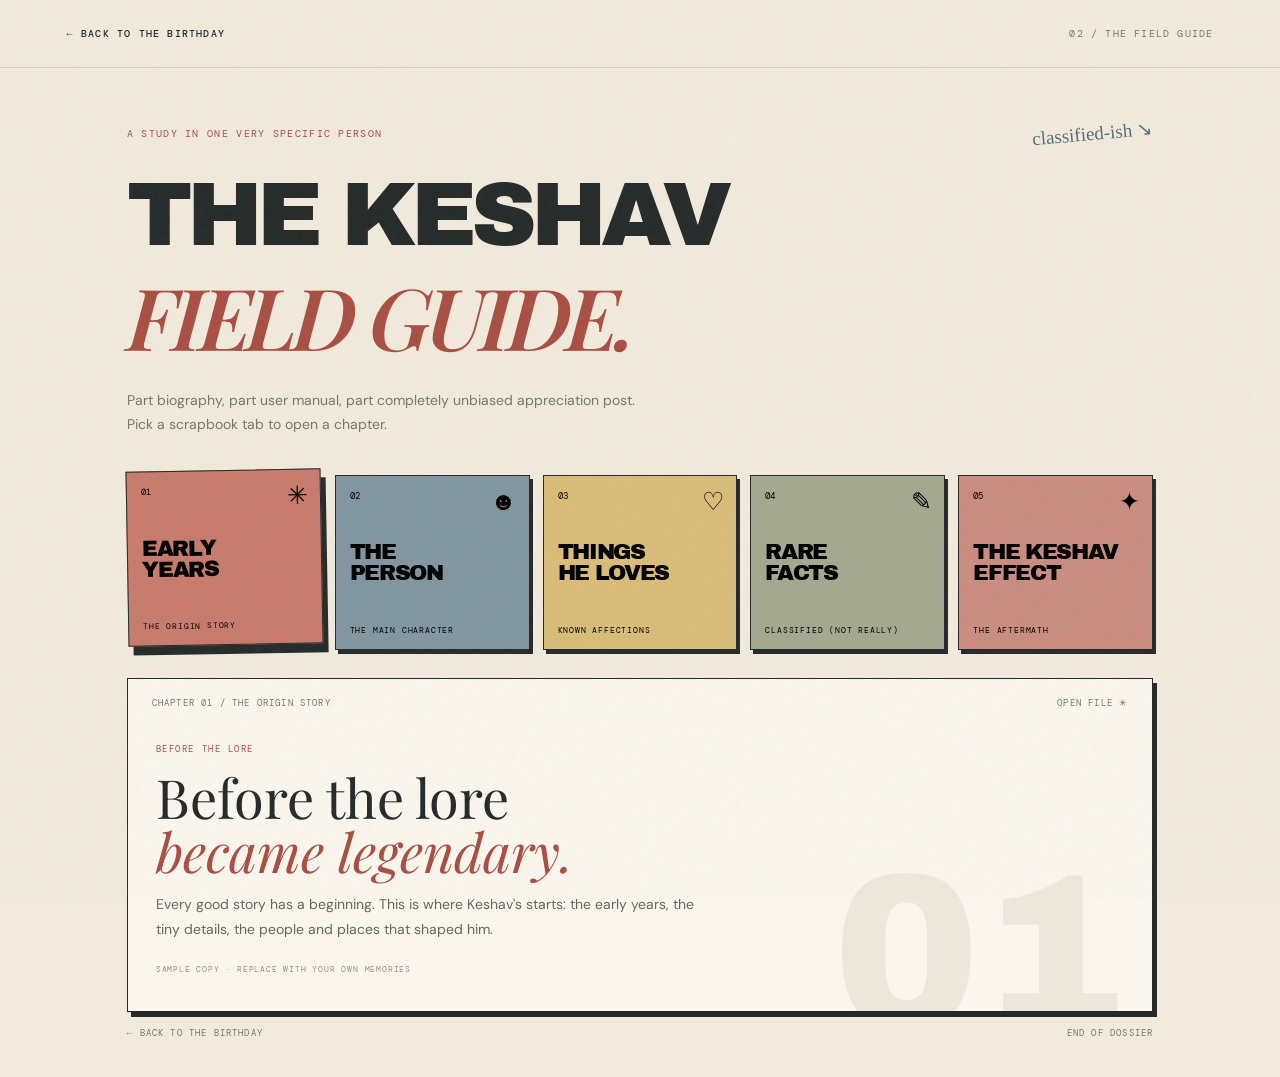
<file: dossier.html>
<!doctype html><html lang="en"><head>
<meta charset="utf-8"><meta name="viewport" content="width=device-width, initial-scale=1"><title>The Keshav Field Guide</title>
<link rel="preconnect" href="https://fonts.googleapis.com"><link rel="preconnect" href="https://fonts.gstatic.com" crossorigin><link href="https://fonts.googleapis.com/css2?family=Archivo+Black&family=DM+Mono:wght@400;500&family=DM+Sans:wght@400;500;700&family=Playfair+Display:ital,wght@0,600;1,600&display=swap" rel="stylesheet"><link rel="stylesheet" href="style.css"></head><body>
<div class="paper-noise"></div><header class="topbar"><a class="brand" href="index.html">← BACK TO THE BIRTHDAY</a><span>02 / THE FIELD GUIDE</span></header>
<main class="subpage"><div class="subpage-head"><span class="eyebrow">A STUDY IN ONE VERY SPECIFIC PERSON</span><span class="hand-note">classified-ish ↘</span></div>
<h1 class="page-heading">THE KESHAV<br><em>FIELD GUIDE.</em></h1><p class="page-intro">Part biography, part user manual, part completely unbiased appreciation post. Pick a scrapbook tab to open a chapter.</p>
<section class="scrapbook" id="scrapbook">
  <button class="scrap-card scrap-red active" data-chapter="early"><span class="scrap-num">01</span><span class="scrap-symbol">✳</span><b>EARLY<br>YEARS</b><small>THE ORIGIN STORY</small></button>
  <button class="scrap-card scrap-blue" data-chapter="person"><span class="scrap-num">02</span><span class="scrap-symbol">☻</span><b>THE<br>PERSON</b><small>THE MAIN CHARACTER</small></button>
  <button class="scrap-card scrap-yellow" data-chapter="loves"><span class="scrap-num">03</span><span class="scrap-symbol">♡</span><b>THINGS<br>HE LOVES</b><small>KNOWN AFFECTIONS</small></button>
  <button class="scrap-card scrap-sage" data-chapter="facts"><span class="scrap-num">04</span><span class="scrap-symbol">✎</span><b>RARE<br>FACTS</b><small>CLASSIFIED (NOT REALLY)</small></button>
  <button class="scrap-card scrap-pink" data-chapter="effect"><span class="scrap-num">05</span><span class="scrap-symbol">✦</span><b>THE KESHAV<br>EFFECT</b><small>THE AFTERMATH</small></button>
</section>
<section class="chapter-display" id="chapterDisplay"><div class="chapter-top"><span id="chapterLabel">CHAPTER 01 / THE ORIGIN STORY</span><span>OPEN FILE <i>✳</i></span></div><div class="chapter-copy"><span class="chapter-kicker" id="chapterKicker">BEFORE THE LORE</span><h2 id="chapterTitle">Before the lore<br><em>became legendary.</em></h2><p id="chapterText">Every good story has a beginning. This is where Keshav's starts: the early years, the tiny details, the people and places that shaped him.</p><small id="chapterHint">SAMPLE COPY · REPLACE WITH YOUR OWN MEMORIES</small></div><div class="chapter-watermark" id="chapterWatermark">01</div></section>
<footer class="sub-footer"><a href="index.html">← BACK TO THE BIRTHDAY</a><span>END OF DOSSIER</span></footer></main><script src="script.js"></script></body></html>
</file>
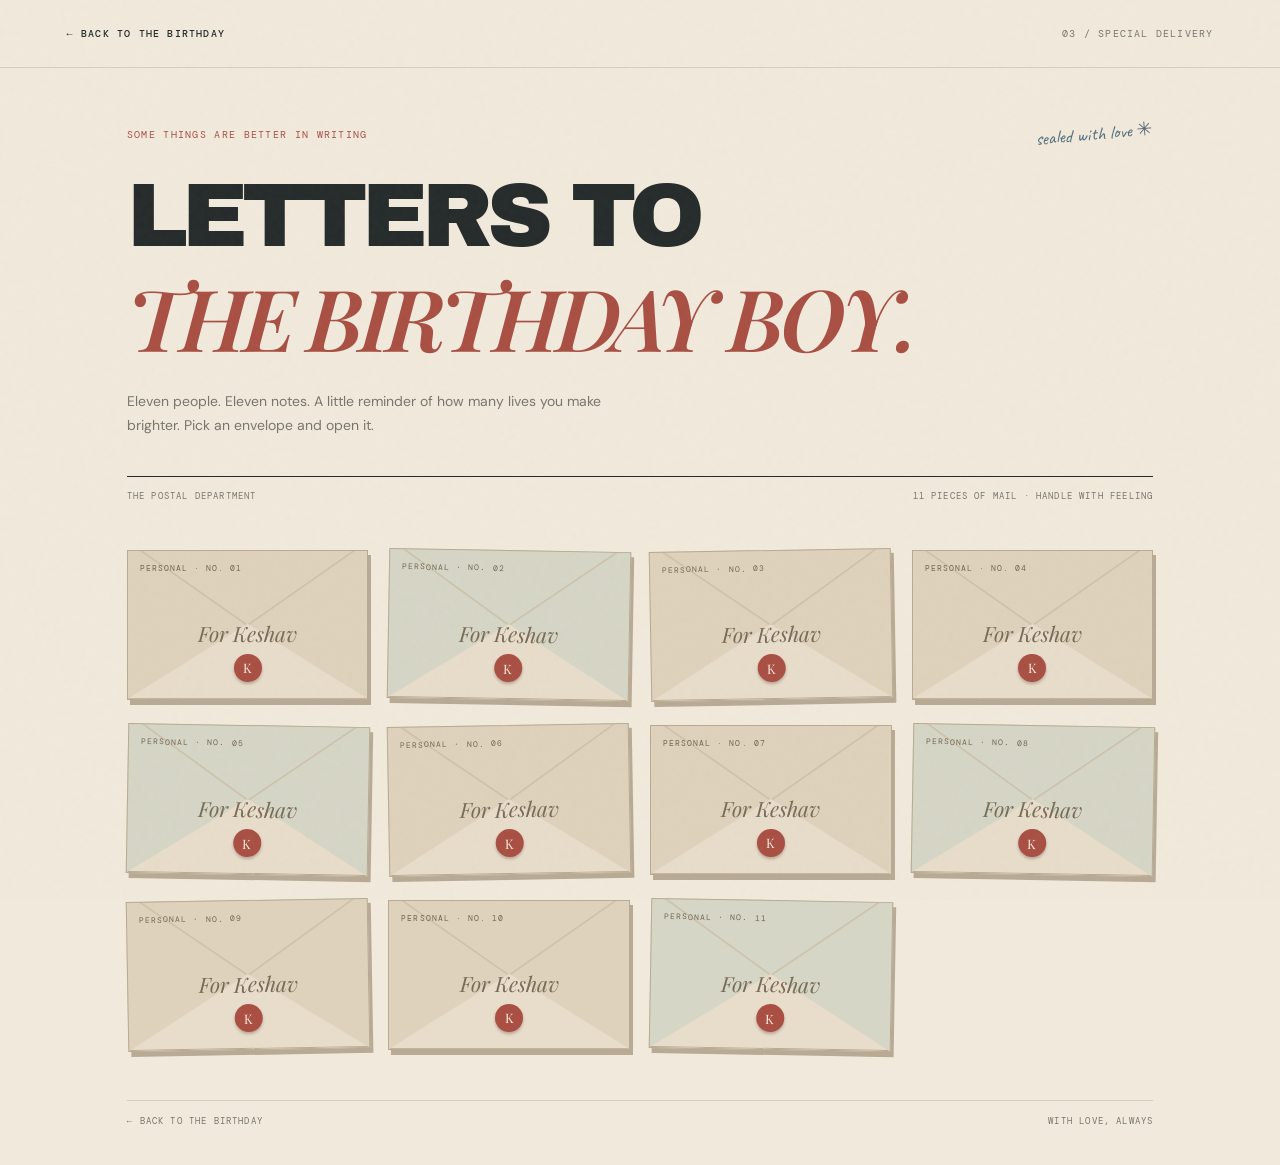
<file: letters.html>
<!doctype html><html lang="en"><head>
<meta charset="utf-8"><meta name="viewport" content="width=device-width, initial-scale=1"><title>Letters for Keshav</title>
<link rel="preconnect" href="https://fonts.googleapis.com"><link rel="preconnect" href="https://fonts.gstatic.com" crossorigin><link href="https://fonts.googleapis.com/css2?family=Archivo+Black&family=DM+Mono:wght@400;500&family=DM+Sans:wght@400;500;700&family=Playfair+Display:ital,wght@0,600;1,600&family=Caveat:wght@500;600&display=swap" rel="stylesheet"><link rel="stylesheet" href="style.css"></head><body>
<div class="paper-noise"></div><header class="topbar"><a class="brand" href="index.html">← BACK TO THE BIRTHDAY</a><span>03 / SPECIAL DELIVERY</span></header>
<main class="subpage letters-page"><div class="subpage-head"><span class="eyebrow">SOME THINGS ARE BETTER IN WRITING</span><span class="hand-note">sealed with love ✳</span></div>
<h1 class="page-heading">LETTERS TO<br><em>THE BIRTHDAY BOY.</em></h1><p class="page-intro">Eleven people. Eleven notes. A little reminder of how many lives you make brighter. Pick an envelope and open it.</p>
<div class="letter-desk-label"><span>THE POSTAL DEPARTMENT</span><span>11 PIECES OF MAIL · HANDLE WITH FEELING</span></div><section class="envelope-grid" id="envelopeGrid"></section>
<footer class="sub-footer"><a href="index.html">← BACK TO THE BIRTHDAY</a><span>WITH LOVE, ALWAYS</span></footer></main>
<div class="letter-stage" id="letterStage" aria-hidden="true"><div class="letter-backdrop" data-close-letter></div><div class="open-envelope" id="openEnvelope"><div class="envelope-pocket"></div><div class="envelope-flap"></div><div class="letter-sheet"><div class="letter-sheet-inner"><div class="letter-overline">PERSONAL CORRESPONDENCE · NO. <span id="letterNo">01</span> / 11</div><div class="letter-date">A NOTE FOR YOUR NINETEENTH YEAR</div><h2 id="letterGreeting">Dear Keshav,</h2><div class="letter-content" id="letterContent"></div><div class="letter-signoff">With love,<br><span id="letterSender">Someone who loves you</span></div><div class="letter-postscript">KEEP THIS ONE CLOSE ✳</div></div></div><button class="letter-dismiss" data-close-letter aria-label="Close letter">×</button></div></div>
<script src="script.js"></script></body></html>
</file>
<file: style.css>
*{box-sizing:border-box} :root{--paper:#f1eadc;--paper2:#faf6ed;--ink:#252b2a;--muted:#77766d;--line:#d8cebc;--red:#a94f43;--blue:#536f7c;--yellow:#d4ad59;--sage:#89917b;--pink:#c17d70;--serif:'Playfair Display',Georgia,serif;--sans:'DM Sans',Arial,sans-serif;--mono:'DM Mono',monospace}
html{scroll-behavior:smooth}body{margin:0;background:var(--paper);color:var(--ink);font-family:var(--sans);min-height:100vh;overflow-x:hidden}a{color:inherit;text-decoration:none}button{font:inherit;cursor:pointer}.paper-noise{position:fixed;inset:0;z-index:30;pointer-events:none;opacity:.12;background-image:url("data:image/svg+xml,%3Csvg viewBox='0 0 180 180' xmlns='http://www.w3.org/2000/svg'%3E%3Cfilter id='n'%3E%3CfeTurbulence type='fractalNoise' baseFrequency='.8' numOctaves='3' stitchTiles='stitch'/%3E%3C/filter%3E%3Crect width='100%25' height='100%25' filter='url(%23n)' opacity='.28'/%3E%3C/svg%3E")}
.topbar{height:68px;padding:0 5.2vw;display:flex;align-items:center;justify-content:space-between;border-bottom:1px solid var(--line);font:10px var(--mono);letter-spacing:.12em;position:relative;z-index:2}.brand{font-weight:500}.brand i,.site-footer i{color:var(--red);font-style:normal;padding:0 4px}.topbar>span{color:var(--muted)}
.home-wrap{max-width:1160px;padding:48px 6vw 22px;margin:auto;position:relative}.hero-top,.subpage-head{display:flex;justify-content:space-between;align-items:center}.eyebrow,.explore-heading,.section-rule,.dest-no,.site-footer,.sub-footer,.chapter-top,.letter-desk-label{font:10px var(--mono);letter-spacing:.13em}.eyebrow{color:var(--red)}.hand-note{font:19px 'Caveat',cursive;color:var(--blue);transform:rotate(-5deg)}.hero-title{position:relative;text-align:center;margin:24px auto 0}.title-small{font:9px var(--mono);letter-spacing:.2em;color:var(--muted);margin:0 0 12px}.hero-title h1{font:clamp(54px,9vw,112px)/.88 'Archivo Black',sans-serif;letter-spacing:-.07em;margin:0}.hero-title h1 em{font:italic 600 clamp(54px,8.8vw,106px)/.95 var(--serif);letter-spacing:-.06em;color:var(--red)}.nineteen{color:var(--blue)}.nineteen sup{font:10px var(--mono);letter-spacing:0;vertical-align:top;position:relative;top:8px}.red-dot{color:var(--red)}.burst{position:absolute;color:var(--red);font-size:32px}.burst-one{top:18%;left:12%;animation:spin 18s linear infinite}.burst-two{right:13%;bottom:4%;color:var(--yellow);animation:float 3s ease-in-out infinite}@keyframes spin{to{transform:rotate(360deg)}}@keyframes float{50%{transform:translateY(-9px) rotate(12deg)}}.hero-copy{max-width:430px;text-align:center;color:var(--muted);font-size:14px;line-height:1.7;margin:20px auto 0}.portrait-zone{height:300px;max-width:650px;margin:8px auto 0;display:flex;justify-content:center;align-items:center;position:relative}.head-cutout{width:225px;height:260px;position:relative;display:flex;align-items:flex-end;justify-content:center}.head-cutout img{position:absolute;z-index:2;width:100%;height:100%;object-fit:contain;object-position:center bottom;opacity:0;filter:drop-shadow(0 10px 12px #342b211e);transition:opacity .3s}.head-cutout img.ready{opacity:1}.head-placeholder{position:absolute;inset:35px 7px 0;border:1px dashed #b7ab97;border-radius:46% 46% 6px 6px;background:#e8dfcf;display:flex;flex-direction:column;justify-content:center;align-items:center;text-align:center;color:#8c8170;font:10px/1.6 var(--mono);letter-spacing:.12em}.head-placeholder small{font-size:8px;letter-spacing:0;margin-top:8px}.party-hat{position:absolute;z-index:4;top:-13px;left:calc(50% - 39px);width:0;height:0;border-left:39px solid transparent;border-right:39px solid transparent;border-bottom:86px solid var(--red);transform:rotate(-8deg);transform-origin:50% 100%;animation:hat 2.6s ease-in-out infinite;filter:drop-shadow(2px 4px 0 #28251b18)}.party-hat:before{content:'';position:absolute;width:12px;height:12px;border-radius:50%;background:var(--yellow);top:-8px;left:-6px}.party-hat span{position:absolute;top:35px;left:-4px;width:7px;height:7px;border-radius:50%;background:var(--paper);box-shadow:15px 20px 0 var(--paper),-15px 36px 0 var(--paper)}@keyframes hat{50%{transform:rotate(3deg) translateY(-5px)}}.sticker{position:absolute;padding:12px 15px;border:1px solid var(--ink);background:var(--yellow);font:10px/1.2 var(--mono);text-align:center;letter-spacing:.08em;transform:rotate(-9deg);box-shadow:3px 4px 0 var(--ink)}.sticker b{font-size:15px}.sticker-left{left:10%;top:78px}.sticker-right{right:12%;bottom:48px;background:var(--blue);color:white;transform:rotate(8deg)}.tiny-doodle{position:absolute;font-size:25px;color:var(--red)}.doodle-a{left:24%;top:40px}.doodle-b{right:23%;top:80px;color:var(--yellow)}.doodle-c{left:30%;bottom:25px;color:var(--blue);font-size:34px}.explore-heading{display:flex;justify-content:space-between;border-bottom:1px solid var(--ink);padding:12px 0;color:var(--muted);font-size:9px}.destination-grid{display:grid;grid-template-columns:repeat(3,1fr);gap:13px;margin:14px 0 30px}.destination{min-height:174px;padding:17px 18px 16px;position:relative;display:flex;flex-direction:column;transition:transform .25s,box-shadow .25s;border:1px solid var(--ink);box-shadow:3px 4px 0 var(--ink)}.destination:hover{transform:translate(-3px,-4px);box-shadow:7px 8px 0 var(--ink)}.dest-red{background:#c77b6d}.dest-blue{background:#8296a0}.dest-yellow{background:#d9bc79}.dest-no{font-size:9px}.dest-icon{font-size:27px;margin:10px 0 6px}.destination strong{font:17px/1.1 var(--serif);max-width:250px}.destination small{font-size:11px;margin-top:6px;max-width:230px;line-height:1.4}.arrow{position:absolute;right:17px;bottom:14px;font-size:22px;font-weight:400}.site-footer,.sub-footer{display:flex;justify-content:space-between;color:var(--muted);font-size:9px;padding:14px 0;border-top:1px solid var(--line)}
.intro-screen{position:fixed;inset:0;background:var(--red);z-index:100;display:flex;flex-direction:column;align-items:center;justify-content:center;color:var(--paper);transition:opacity .65s ease,visibility .65s}.intro-screen.done{opacity:0;visibility:hidden}.intro-ticket{font:10px var(--mono);letter-spacing:.22em;border:1px solid #f1eadc99;padding:8px 14px;transform:rotate(-5deg)}.intro-big{font:clamp(130px,30vw,280px)/.9 'Archivo Black';letter-spacing:-.1em;margin:10px 0}.intro-big span{color:var(--yellow)}.intro-screen p{font:10px var(--mono);letter-spacing:.2em}.intro-line{height:2px;width:100px;background:var(--paper);animation:linegrow 1s ease both}@keyframes linegrow{from{width:0}to{width:100px}}
.subpage{max-width:1180px;margin:auto;padding:54px 6vw 24px}.page-heading{font:clamp(46px,7.7vw,91px)/.93 'Archivo Black',sans-serif;letter-spacing:-.065em;margin:28px 0 16px}.page-heading em{font:italic 600 .94em var(--serif);color:var(--red);letter-spacing:-.06em}.page-intro{max-width:520px;font-size:14px;line-height:1.75;color:var(--muted);margin:0 0 38px}.section-rule,.letter-desk-label{display:flex;justify-content:space-between;padding:13px 0;border-top:1px solid var(--ink);color:var(--muted);font-size:9px}.photo-grid{display:grid;grid-template-columns:repeat(5,minmax(0,1fr));gap:22px 18px;padding:25px 0 45px}.photo-card{border:0;background:transparent;padding:0;text-align:left;cursor:pointer;min-width:0}.photo-frame{aspect-ratio:3/4;background:#e5dccb;border:8px solid #e9e0d0;outline:1px solid #b6a991;box-shadow:2px 4px 0 #c6bba8,5px 8px 15px #4a3d2812;padding:5px;position:relative;transition:transform .25s,box-shadow .25s;overflow:hidden}.photo-card:nth-child(3n+1) .photo-frame{border:8px double #d4c5aa}.photo-card:nth-child(3n+2) .photo-frame{border:10px solid #ded0b8}.photo-card:nth-child(4n) .photo-frame{outline:3px double #b8a58b}.photo-card:hover .photo-frame{transform:translateY(-6px) rotate(-1deg);box-shadow:4px 11px 18px #4a3d2825}.photo-frame img{width:100%;height:100%;object-fit:cover;display:block;opacity:0;transition:opacity .2s}.photo-frame img.ready{opacity:1}.photo-empty{position:absolute;inset:5px;display:flex;align-items:center;justify-content:center;flex-direction:column;color:#a29885;text-align:center;font:9px/1.5 var(--mono);letter-spacing:.1em}.photo-empty b{font:32px var(--serif);font-weight:400;color:#b5a68d;margin-bottom:7px}.photo-hover{position:absolute;inset:0;background:#252b2adf;color:#fff;padding:16px 12px;display:flex;flex-direction:column;justify-content:flex-end;opacity:0;transition:opacity .2s}.photo-card:hover .photo-hover,.photo-card:focus-visible .photo-hover{opacity:1}.photo-hover small{font:8px var(--mono);letter-spacing:.14em;color:#e3c58b}.photo-hover strong{font:17px/1.1 var(--serif);margin:7px 0}.photo-hover span{font-size:10px;line-height:1.4;color:#e7e2d9}.photo-caption{font:10px var(--mono);letter-spacing:.08em;margin:10px 0 0;color:var(--muted);text-align:center}.modal{position:fixed;inset:0;z-index:50;display:none;align-items:center;justify-content:center;padding:20px}.modal.show{display:flex}.modal-shade,.letter-backdrop{position:absolute;inset:0;background:#191d1be0;backdrop-filter:blur(4px)}.photo-modal{position:relative;z-index:1;width:min(720px,94vw);background:var(--paper2);padding:20px;display:grid;grid-template-columns:1fr .85fr;gap:25px;box-shadow:0 20px 70px #0005;animation:pop .28s ease}.close-modal{position:absolute;right:7px;top:4px;border:0;background:none;font-size:27px;z-index:3;color:var(--ink)}.modal-photo{aspect-ratio:3/4;background:#e5dccb;position:relative;display:flex;align-items:center;justify-content:center;overflow:hidden}.modal-photo img{width:100%;height:100%;object-fit:cover;display:none}.modal-photo img.ready{display:block}.modal-photo span{font:10px var(--mono);color:#a29885;letter-spacing:.15em;text-align:center;padding:15px}.modal-text{align-self:center;padding:12px 10px 12px 0}.modal-text h2{font:30px/1.1 var(--serif);margin:14px 0}.modal-text p{font-size:13px;line-height:1.75;color:var(--muted)}@keyframes pop{from{opacity:0;transform:translateY(15px) scale(.97)}to{opacity:1;transform:none}}
.scrapbook{display:grid;grid-template-columns:repeat(5,1fr);gap:13px;margin:30px 0 28px}.scrap-card{border:1px solid var(--ink);min-height:175px;padding:14px;position:relative;text-align:left;display:flex;flex-direction:column;justify-content:space-between;box-shadow:3px 4px 0 var(--ink);transition:transform .2s,box-shadow .2s}.scrap-card:hover,.scrap-card.active{transform:translateY(-5px) rotate(-1deg);box-shadow:5px 9px 0 var(--ink)}.scrap-red{background:#c77b6d}.scrap-blue{background:#8296a0}.scrap-yellow{background:#d9bc79}.scrap-sage{background:#a3a88f}.scrap-pink{background:#c98d80}.scrap-num{font:9px var(--mono)}.scrap-symbol{position:absolute;right:12px;top:9px;font-size:25px}.scrap-card b{font:22px/.95 'Archivo Black';letter-spacing:-.06em}.scrap-card small{font:8px var(--mono);letter-spacing:.1em}.chapter-display{min-height:300px;border:1px solid var(--ink);background:var(--paper2);padding:22px 28px;position:relative;overflow:hidden;box-shadow:4px 5px 0 var(--ink);display:flex;align-items:center}.chapter-top{position:absolute;top:18px;left:24px;right:24px;display:flex;justify-content:space-between;color:var(--muted);font-size:9px}.chapter-top i{font-style:normal;color:var(--red)}.chapter-copy{max-width:590px;padding:35px 0 12px;position:relative;z-index:1}.chapter-kicker{font:9px var(--mono);letter-spacing:.17em;color:var(--red)}.chapter-copy h2{font:clamp(34px,5vw,54px)/1 var(--serif);margin:13px 0}.chapter-copy h2 em{color:var(--red)}.chapter-copy p{font-size:14px;line-height:1.8;color:#66665e;max-width:540px}.chapter-copy small{font:8px var(--mono);letter-spacing:.1em;color:#999080}.chapter-watermark{position:absolute;right:25px;bottom:-42px;font:220px/.9 'Archivo Black';color:#eee8dc}
.letter-desk-label{margin-top:30px}.envelope-grid{display:grid;grid-template-columns:repeat(4,1fr);gap:25px 20px;padding:35px 0 50px}.envelope-card{height:150px;border:1px solid #b9aa91;background:#dfd2bc;position:relative;box-shadow:3px 5px 0 #b8aa94;cursor:pointer;transition:transform .25s,box-shadow .25s;overflow:visible}.envelope-card:hover{transform:translateY(-7px) rotate(-1deg);box-shadow:5px 12px 0 #b8aa94}.envelope-card:before{content:'';position:absolute;inset:0;background:linear-gradient(145deg,transparent 49.6%,#c7b89e 50%,transparent 50.7%),linear-gradient(215deg,transparent 49.6%,#c7b89e 50%,transparent 50.7%);opacity:.75}.envelope-card:after{content:'';position:absolute;left:0;right:0;bottom:0;height:50%;background:#e8ddca;clip-path:polygon(0 100%,50% 0,100% 100%);border-bottom:1px solid #b9aa91}.envelope-label{position:absolute;z-index:2;left:12px;top:12px;font:8px var(--mono);letter-spacing:.13em;color:#716653}.envelope-address{position:absolute;z-index:2;left:50%;top:50%;transform:translate(-50%,-20%);font:italic 21px var(--serif);color:#786b58;white-space:nowrap}.envelope-seal{position:absolute;z-index:4;left:50%;bottom:17px;transform:translateX(-50%);width:28px;height:28px;border-radius:50%;background:var(--red);color:#f7ebd9;display:grid;place-items:center;font:13px var(--serif);box-shadow:0 2px 3px #5c352d55}.envelope-card:nth-child(3n+2){background:#d6d6c6;transform:rotate(1deg)}.envelope-card:nth-child(3n+2):hover{transform:translateY(-7px) rotate(0)}.envelope-card:nth-child(3n){transform:rotate(-1deg)}.envelope-card:nth-child(3n):hover{transform:translateY(-7px) rotate(0)}.letter-stage{position:fixed;inset:0;z-index:60;display:none;align-items:center;justify-content:center;padding:20px}.letter-stage.show{display:flex}.open-envelope{position:relative;z-index:1;width:min(660px,94vw);height:min(500px,84vh);display:flex;align-items:center;justify-content:center;perspective:1000px}.envelope-pocket{position:absolute;bottom:0;width:100%;height:60%;background:#d9cbb4;border:1px solid #a9997d;clip-path:polygon(0 0,50% 55%,100% 0,100% 100%,0 100%);z-index:3;box-shadow:0 10px 30px #0002}.envelope-flap{position:absolute;top:20%;width:100%;height:55%;background:#e9ddc9;clip-path:polygon(0 0,100% 0,50% 100%);transform-origin:top;z-index:5;transition:transform .75s cubic-bezier(.2,.7,.2,1);filter:drop-shadow(0 2px 2px #79674b33)}.letter-sheet{position:absolute;width:88%;height:88%;bottom:2%;background:#fbf6e9;border:1px solid #d7cbb6;z-index:2;transform:translateY(15%);opacity:0;transition:transform .8s .45s cubic-bezier(.2,.7,.2,1),opacity .4s .45s;box-shadow:0 12px 28px #0002;overflow:auto}.letter-sheet-inner{padding:28px 38px 24px;min-height:100%;display:flex;flex-direction:column}.letter-overline,.letter-date,.letter-postscript{font:8px var(--mono);letter-spacing:.14em;color:#8c806e}.letter-overline{display:flex;justify-content:space-between;border-bottom:1px solid #e2d8c6;padding-bottom:12px}.letter-date{text-align:right;margin:20px 0 14px}.letter-sheet h2{font:italic 600 30px var(--serif);margin:0 0 14px}.letter-content{font:15px/1.75 var(--serif);color:#514b40;white-space:pre-line}.letter-signoff{font:14px/1.6 var(--serif);margin-top:22px;color:#5d5549}.letter-signoff span{font:22px 'Caveat',cursive;color:var(--red)}.letter-postscript{margin-top:auto;padding-top:20px}.letter-dismiss{position:absolute;right:0;top:0;z-index:7;border:0;background:#f1eadc;color:var(--ink);font-size:26px;width:35px;height:35px}.letter-stage.opened .envelope-flap{transform:rotateX(180deg);z-index:1}.letter-stage.opened .letter-sheet{transform:translateY(-4%);opacity:1;z-index:4}
@media(max-width:850px){.photo-grid{grid-template-columns:repeat(4,1fr)}.scrapbook{grid-template-columns:repeat(3,1fr)}.envelope-grid{grid-template-columns:repeat(3,1fr)}}
@media(max-width:600px){.topbar{height:58px;padding:0 5vw;font-size:8px}.topbar>span{font-size:8px}.home-wrap{padding:35px 5vw 18px}.hero-top .eyebrow{font-size:8px}.hand-note{font-size:16px}.hero-title{margin-top:27px}.hero-title h1{font-size:clamp(49px,14vw,76px)}.hero-title h1 em{font-size:clamp(47px,13vw,72px)}.burst-one{left:2%;top:10%}.burst-two{right:3%}.hero-copy{font-size:12px;max-width:340px}.portrait-zone{height:265px}.head-cutout{height:225px;width:190px}.sticker{font-size:8px;padding:9px}.sticker-left{left:1%;top:65px}.sticker-right{right:2%;bottom:38px}.doodle-a{left:17%}.doodle-b{right:15%}.explore-heading{font-size:8px;gap:10px}.destination-grid{grid-template-columns:1fr;gap:12px}.destination{min-height:140px;padding:14px 16px}.destination strong{font-size:20px}.dest-icon{position:absolute;right:20px;top:38px;font-size:29px}.destination small{max-width:75%}.site-footer,.sub-footer{font-size:7px;letter-spacing:.06em;gap:12px}.subpage{padding:35px 5vw 20px}.subpage-head .eyebrow{font-size:8px}.page-heading{font-size:clamp(42px,12vw,67px);margin:24px 0 13px}.page-intro{font-size:12px;margin-bottom:28px}.section-rule,.letter-desk-label{font-size:8px;gap:10px}.photo-grid{grid-template-columns:repeat(2,minmax(0,1fr));gap:18px 14px;padding-top:20px}.photo-hover{opacity:1;background:linear-gradient(transparent 30%,#252b2acb);padding:10px}.photo-hover strong{font-size:14px}.photo-hover span{font-size:9px}.photo-caption{font-size:8px}.photo-modal{grid-template-columns:1fr;max-height:90vh;overflow:auto;gap:13px;padding:13px}.modal-photo{aspect-ratio:4/3}.modal-text{padding:4px 8px 12px}.modal-text h2{font-size:24px;margin:8px 0}.modal-text p{font-size:12px;margin:5px 0}.scrapbook{grid-template-columns:repeat(2,1fr);gap:12px;margin:24px 0}.scrap-card{min-height:140px;padding:12px}.scrap-card b{font-size:20px}.scrap-card:last-child{grid-column:span 2;min-height:115px}.chapter-display{min-height:310px;padding:20px}.chapter-top{left:17px;right:17px;top:15px;font-size:8px}.chapter-copy{padding-top:42px}.chapter-copy h2{font-size:36px}.chapter-copy p{font-size:12px}.chapter-watermark{font-size:150px;right:8px}.envelope-grid{grid-template-columns:repeat(2,1fr);gap:20px 14px;padding:25px 0 35px}.envelope-card{height:120px}.envelope-address{font-size:17px}.envelope-label{font-size:7px}.open-envelope{height:min(520px,88vh)}.letter-sheet{width:92%;height:90%}.letter-sheet-inner{padding:22px 20px}.letter-sheet h2{font-size:25px}.letter-content{font-size:13px}.letter-date{font-size:7px}.letter-stage.opened .letter-sheet{transform:translateY(-2%)}}
@media(prefers-reduced-motion:reduce){*,*::before,*::after{animation-duration:.01ms!important;animation-iteration-count:1!important;scroll-behavior:auto!important;transition-duration:.01ms!important}}
</file>
